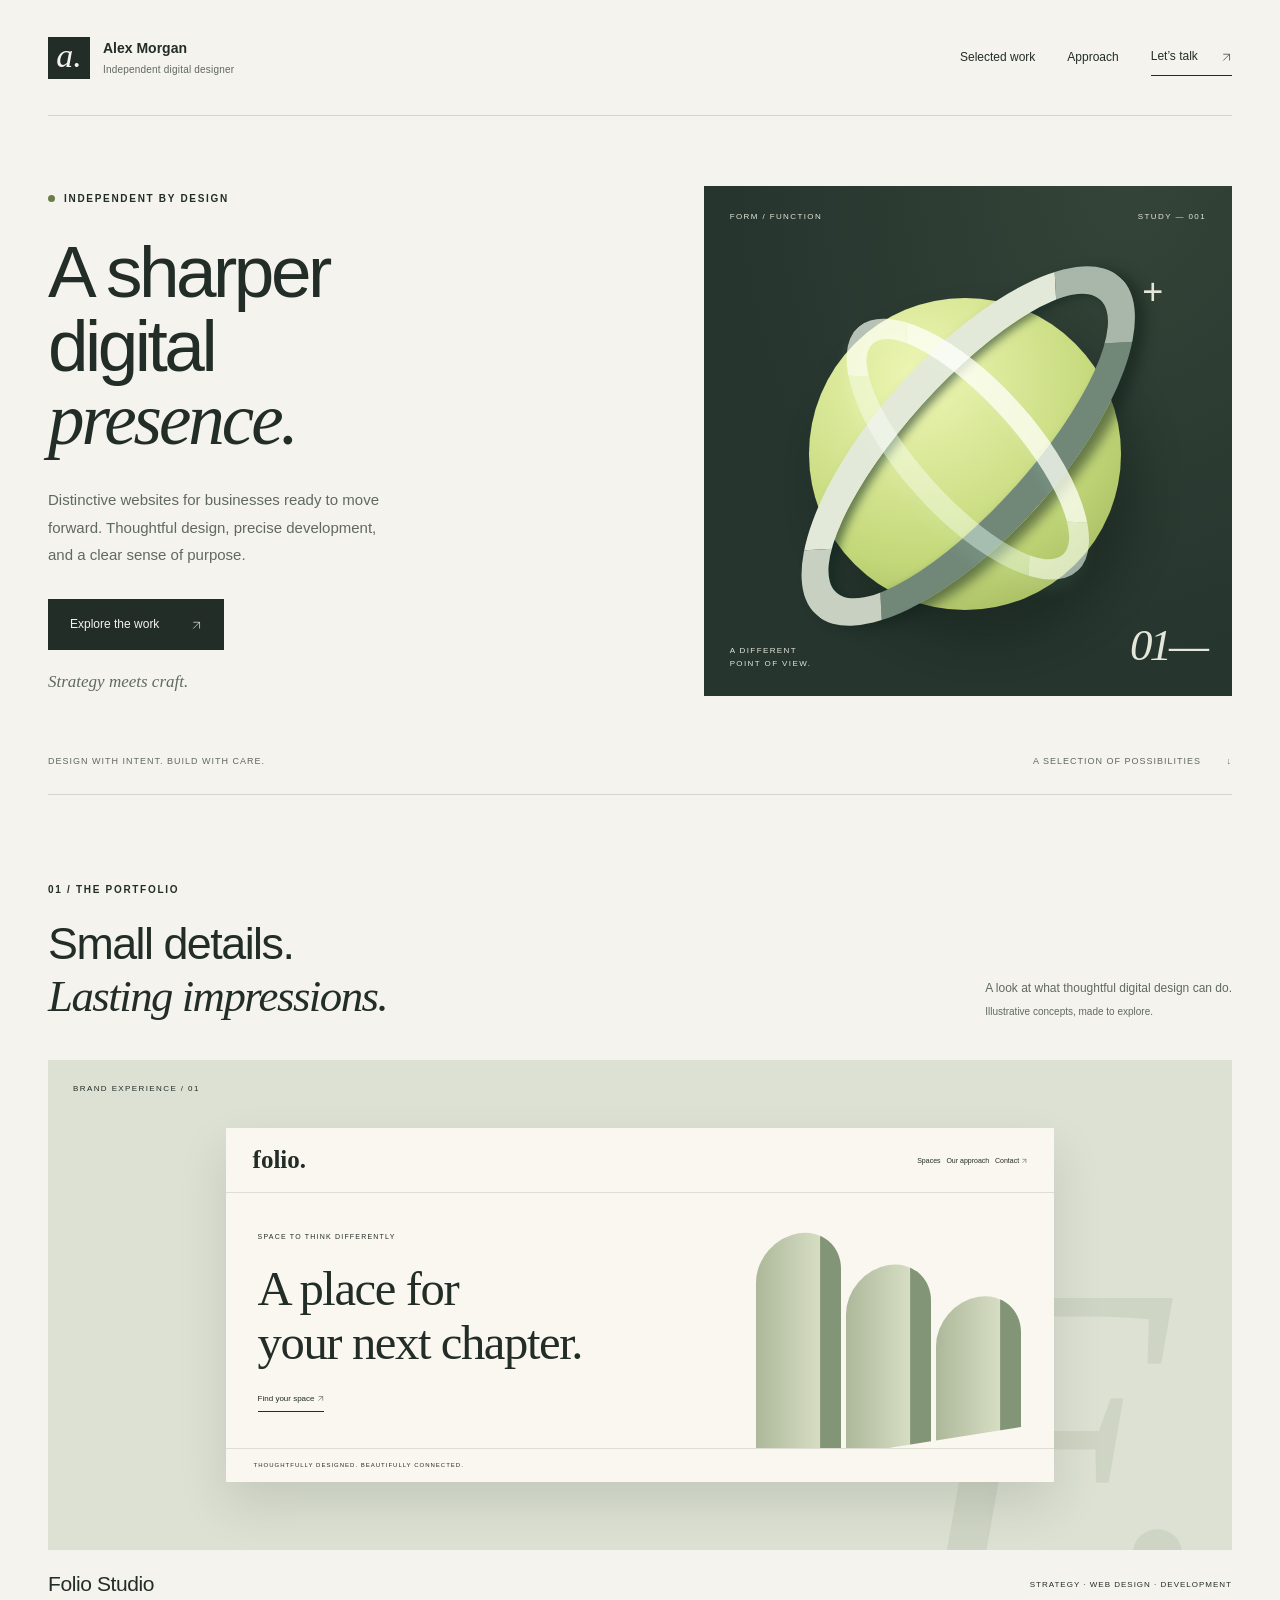
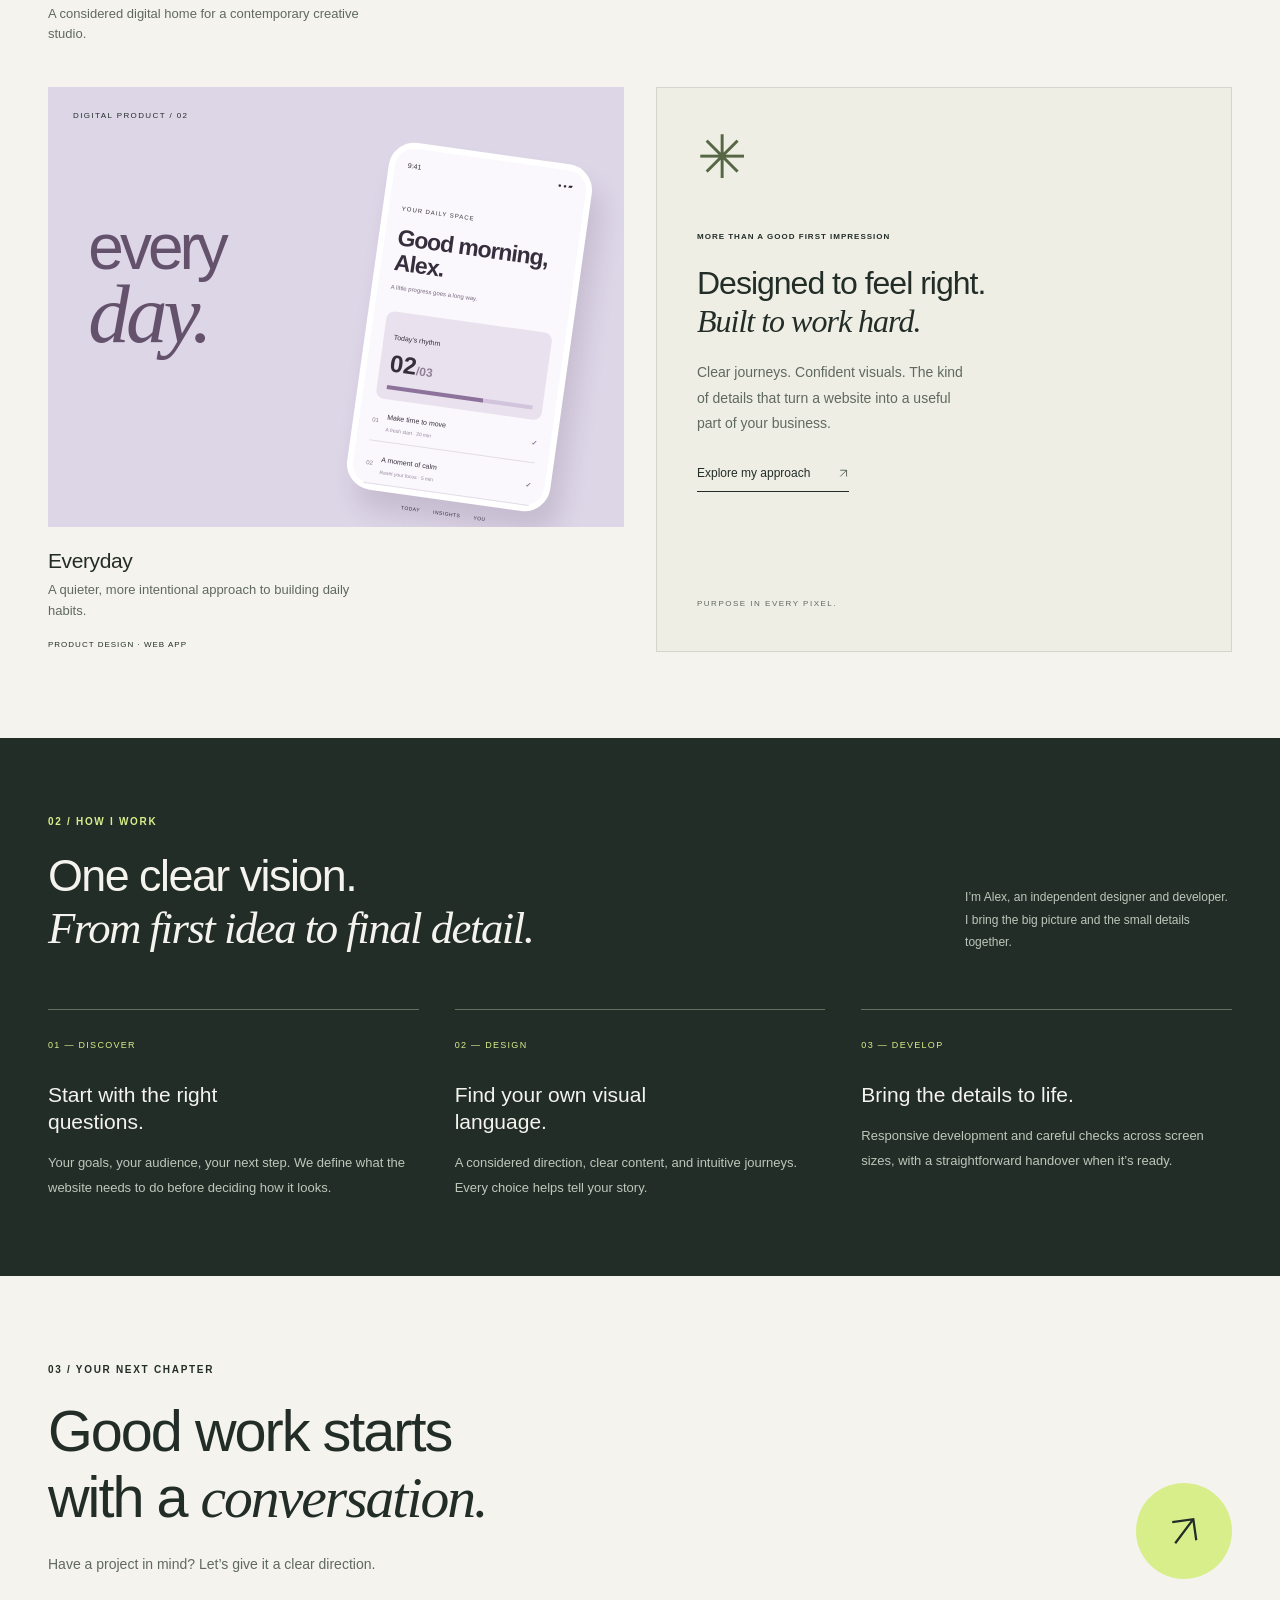
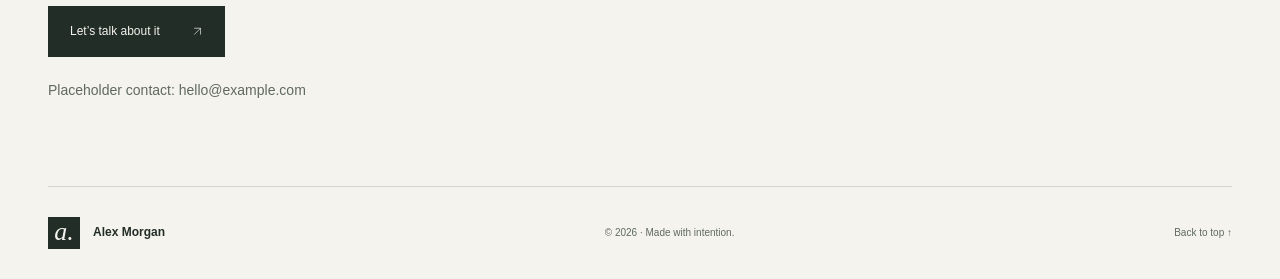
<file: index.html>
<!doctype html>
<html lang="en">
<head>
  <meta charset="utf-8">
  <meta name="viewport" content="width=device-width, initial-scale=1">
  <meta name="description" content="Alex Morgan — independent web design and development. Distinctive websites, built around your business.">
  <meta name="theme-color" content="#232d28">
  <title>Alex Morgan — Independent Digital Design</title>
  <link rel="stylesheet" href="style.css">
</head>
<body>
  <a class="skip-link" href="#main">Skip to content</a>
  <header class="container header">
    <a class="wordmark" href="#" aria-label="Alex Morgan home"><span class="brand-symbol" aria-hidden="true">a.</span><span>Alex Morgan<small>Independent digital designer</small></span></a>
    <nav aria-label="Main navigation"><a href="#work">Selected work</a><a href="#about">Approach</a><a class="nav-contact" href="#contact">Let’s talk <span aria-hidden="true"><svg class="arrow-icon" viewBox="0 0 24 24" fill="none" stroke="currentColor" stroke-width="1.5" aria-hidden="true"><path d="M5 19 19 5M5 5h14v14"/></svg></span></a></nav>
  </header>
  <main id="main">
    <section class="container hero">
      <div class="hero-copy"><p class="eyebrow"><span class="status-dot"></span> INDEPENDENT BY DESIGN</p><h1>A sharper<br>digital <em>presence.</em></h1><p class="intro">Distinctive websites for businesses ready to move forward. Thoughtful design, precise development, and a clear sense of purpose.</p><a class="button" href="#work">Explore the work <span aria-hidden="true"><svg class="arrow-icon" viewBox="0 0 24 24" fill="none" stroke="currentColor" stroke-width="1.5" aria-hidden="true"><path d="M5 19 19 5M5 5h14v14"/></svg></span></a><span class="hero-signature">Strategy meets craft.</span></div>
      <div class="hero-art" role="img" aria-label="Sculptural silver ribbon looping around a lime green disc, on a dark green background"><div class="art-top"><span>FORM / FUNCTION</span><span>STUDY — 001</span></div><div class="art-disc"></div><div class="ribbon ribbon-one"></div><div class="ribbon ribbon-two"></div><span class="art-cross" aria-hidden="true">+</span><div class="art-bottom"><span>A DIFFERENT<br>POINT OF VIEW.</span><span class="art-index">01—</span></div></div>
      <div class="hero-footer"><span>DESIGN WITH INTENT. BUILD WITH CARE.</span><a href="#work">A SELECTION OF POSSIBILITIES <span aria-hidden="true">↓</span></a></div>
    </section>
    <section class="container work" id="work">
      <div class="section-heading"><div><p class="eyebrow">01 / THE PORTFOLIO</p><h2>Small details.<br><em>Lasting impressions.</em></h2></div><p class="section-note">A look at what thoughtful digital design can do.<br><span>Illustrative concepts, made to explore.</span></p></div>
      <div class="projects">
        <article class="project project-wide"><div class="project-art folio-art"><div class="project-label">BRAND EXPERIENCE / 01</div><div class="folio-window" aria-hidden="true"><div class="folio-nav"><strong>folio.</strong><span>Spaces &nbsp; Our approach &nbsp; Contact <svg class="arrow-icon" viewBox="0 0 24 24" fill="none" stroke="currentColor" stroke-width="1.5" aria-hidden="true"><path d="M5 19 19 5M5 5h14v14"/></svg></span></div><div class="folio-body"><span class="micro">SPACE TO THINK DIFFERENTLY</span><strong>A place for<br>your next chapter.</strong><span class="folio-link">Find your space <svg class="arrow-icon" viewBox="0 0 24 24" fill="none" stroke="currentColor" stroke-width="1.5" aria-hidden="true"><path d="M5 19 19 5M5 5h14v14"/></svg></span><div class="building"><div></div><div></div><div></div></div></div><div class="folio-bottom">THOUGHTFULLY DESIGNED. BEAUTIFULLY CONNECTED.</div></div><span class="art-watermark" aria-hidden="true">F.</span></div><div class="project-details"><div><h3>Folio Studio</h3><p>A considered digital home for a contemporary creative studio.</p></div><span class="project-type">STRATEGY · WEB DESIGN · DEVELOPMENT</span></div></article>
        <article class="project"><div class="project-art everyday-art"><div class="project-label">DIGITAL PRODUCT / 02</div><div class="everyday-word" aria-hidden="true">every<br><em>day.</em></div><div class="phone" aria-hidden="true"><div class="phone-top">9:41 <span>● ● ▰</span></div><div class="phone-heading"><span>YOUR DAILY SPACE</span><strong>Good morning,<br>Alex.</strong><p>A little progress goes a long way.</p></div><div class="progress"><span>Today’s rhythm</span><strong>02<span>/03</span></strong><div class="progress-track"></div></div><div class="habit"><span>01</span><div>Make time to move<small>A fresh start · 20 min</small></div><b>✓</b></div><div class="habit"><span>02</span><div>A moment of calm<small>Reset your focus · 5 min</small></div><b>✓</b></div><div class="phone-footer">TODAY &nbsp; &nbsp; &nbsp; INSIGHTS &nbsp; &nbsp; &nbsp; YOU</div></div></div><div class="project-details"><div><h3>Everyday</h3><p>A quieter, more intentional approach to building daily habits.</p></div><span class="project-type">PRODUCT DESIGN · WEB APP</span></div></article>
        <aside class="project project-note"><span class="note-symbol" aria-hidden="true">✳</span><p class="eyebrow">MORE THAN A GOOD FIRST IMPRESSION</p><h3>Designed to feel right.<br><em>Built to work hard.</em></h3><p>Clear journeys. Confident visuals. The kind of details that turn a website into a useful part of your business.</p><a class="text-link" href="#about">Explore my approach <span aria-hidden="true"><svg class="arrow-icon" viewBox="0 0 24 24" fill="none" stroke="currentColor" stroke-width="1.5" aria-hidden="true"><path d="M5 19 19 5M5 5h14v14"/></svg></span></a><span class="note-bottom">PURPOSE IN EVERY PIXEL.</span></aside>
      </div>
    </section>
    <section class="approach" id="about"><div class="container"><div class="section-heading"><div><p class="eyebrow">02 / HOW I WORK</p><h2>One clear vision.<br><em>From first idea to final detail.</em></h2></div><p class="section-note">I’m Alex, an independent designer and developer.<br>I bring the big picture and the small details together.</p></div><div class="steps"><article><span>01 — DISCOVER</span><h3>Start with the right questions.</h3><p>Your goals, your audience, your next step. We define what the website needs to do before deciding how it looks.</p></article><article><span>02 — DESIGN</span><h3>Find your own visual language.</h3><p>A considered direction, clear content, and intuitive journeys. Every choice helps tell your story.</p></article><article><span>03 — DEVELOP</span><h3>Bring the details to life.</h3><p>Responsive development and careful checks across screen sizes, with a straightforward handover when it’s ready.</p></article></div></div></section>
    <section class="container contact" id="contact"><div><p class="eyebrow">03 / YOUR NEXT CHAPTER</p><h2>Good work starts<br>with a <em>conversation.</em></h2><p>Have a project in mind? Let’s give it a clear direction.</p><a class="button" href="mailto:hello@example.com">Let’s talk about it <span aria-hidden="true"><svg class="arrow-icon" viewBox="0 0 24 24" fill="none" stroke="currentColor" stroke-width="1.5" aria-hidden="true"><path d="M5 19 19 5M5 5h14v14"/></svg></span></a><p class="contact-note">Placeholder contact: hello@example.com</p></div><div class="contact-mark" aria-hidden="true"><svg class="arrow-icon" viewBox="0 0 24 24" fill="none" stroke="currentColor" stroke-width="1.5" aria-hidden="true"><path d="M5 19 19 5M5 5h14v14"/></svg></div></section>
  </main>
  <footer class="container footer"><a class="wordmark" href="#"><span class="brand-symbol" aria-hidden="true">a.</span><span>Alex Morgan</span></a><span>© 2026 · Made with intention.</span><a href="#main">Back to top ↑</a></footer>
</body>
</html>
</file>
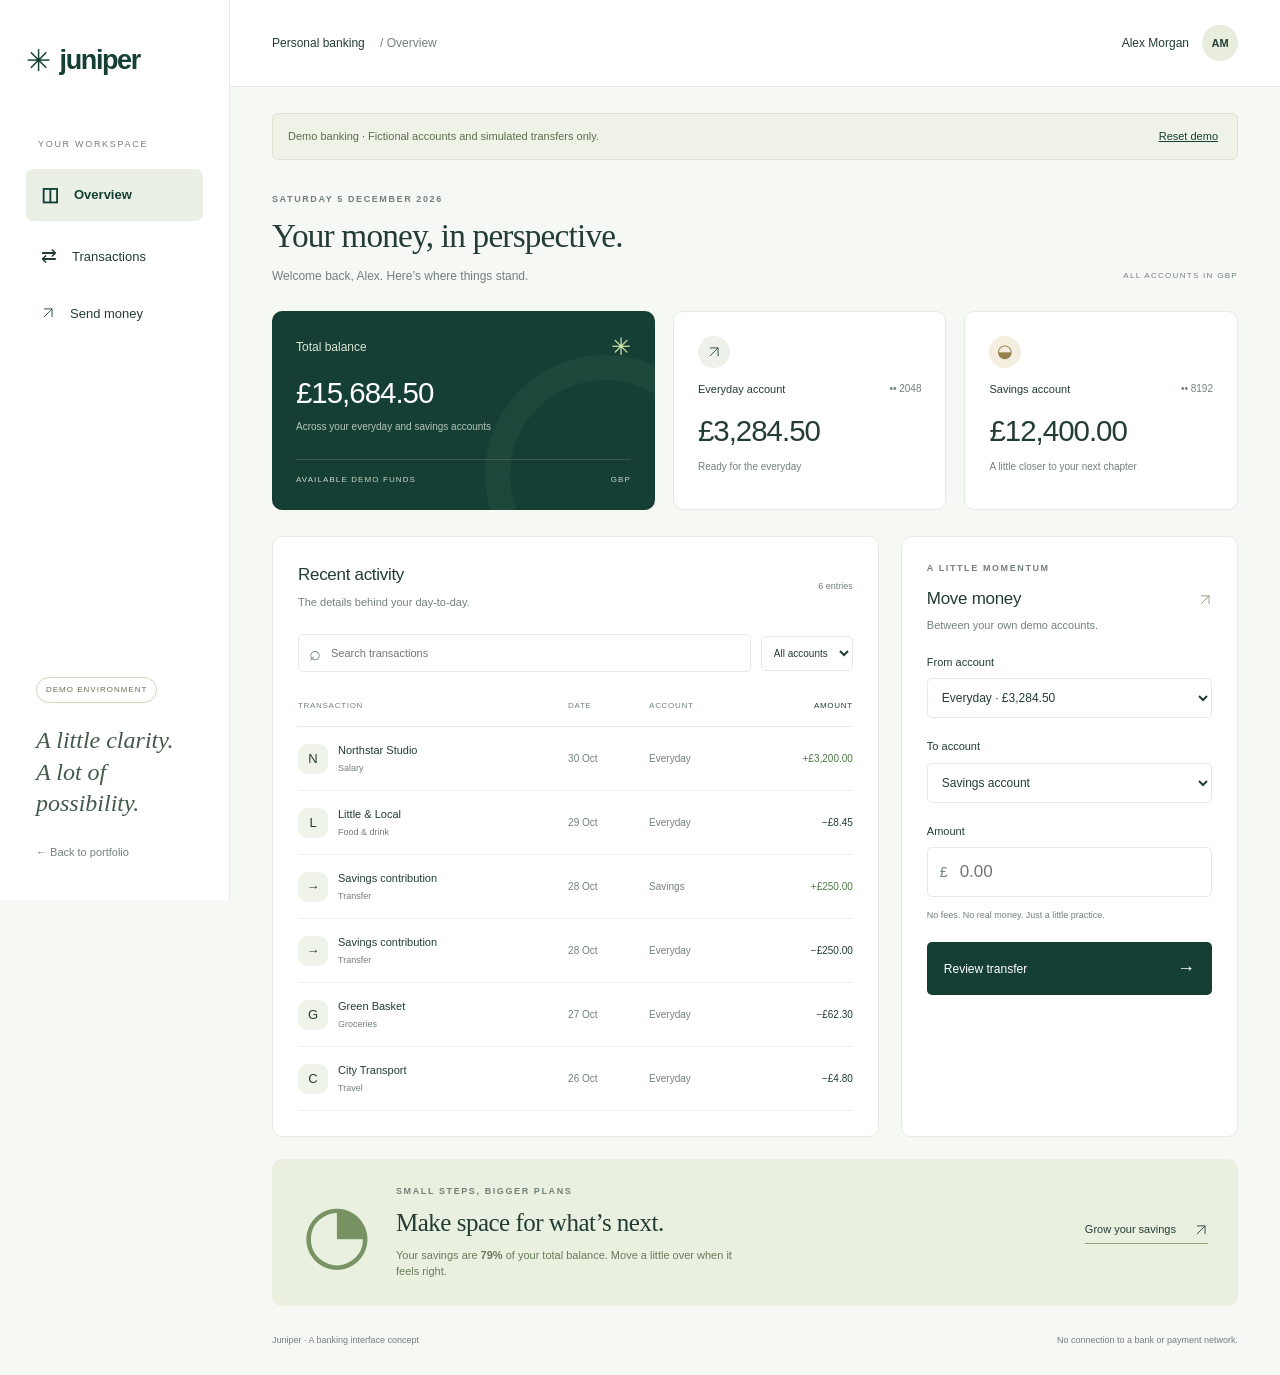
<file: banking/index.html>
<!doctype html>
<html lang="en"><head><meta charset="utf-8"><meta name="viewport" content="width=device-width,initial-scale=1"><meta name="theme-color" content="#153f35"><title>Juniper — Demo Banking</title><link rel="stylesheet" href="style.css"><script src="app.js" defer></script></head>
<body><a class="skip" href="#main">Skip to dashboard</a><aside class="sidebar"><a class="brand" href="#">✳ <span>juniper</span></a><span class="nav-label">YOUR WORKSPACE</span><nav aria-label="Main navigation"><a class="active" href="#main">◫ <span>Overview</span></a><a href="#activity">⇄ <span>Transactions</span></a><a href="#transfer"><svg class="arrow-icon" viewBox="0 0 24 24" fill="none" stroke="currentColor" stroke-width="1.5" aria-hidden="true"><path d="M5 19 19 5M5 5h14v14"/></svg> <span>Send money</span></a></nav><div class="sidebar-bottom"><div class="demo-pill">DEMO ENVIRONMENT</div><p>A little clarity.<br>A lot of possibility.</p><a href="../">← Back to portfolio</a></div></aside>
<div class="workspace"><header><div class="breadcrumb">Personal banking <span>/ Overview</span></div><div class="profile"><span>Alex Morgan</span><b aria-label="Alex Morgan profile">AM</b></div></header><main id="main"><div class="demo-banner"><span>Demo banking · Fictional accounts and simulated transfers only.</span><button id="reset" class="text-button">Reset demo</button></div><section class="greeting"><div><p class="eyebrow" id="today"></p><h1>Your money, in perspective.</h1><p>Welcome back, Alex. Here’s where things stand.</p></div><span class="currency-label">ALL ACCOUNTS IN GBP</span></section>
<section class="summary" aria-label="Account balances"><article class="balance-card"><div class="card-heading"><span>Total balance</span><span class="card-symbol" aria-hidden="true">✳</span></div><strong id="total-balance"></strong><span class="balance-note">Across your everyday and savings accounts</span><div class="balance-bottom"><span>AVAILABLE DEMO FUNDS</span><span>GBP</span></div></article><article class="account-card"><div class="account-icon"><svg class="arrow-icon" viewBox="0 0 24 24" fill="none" stroke="currentColor" stroke-width="1.5" aria-hidden="true"><path d="M5 19 19 5M5 5h14v14"/></svg></div><div class="account-name">Everyday account <span>•• 2048</span></div><strong id="checking-balance"></strong><span class="account-caption">Ready for the everyday</span></article><article class="account-card"><div class="account-icon savings">◒</div><div class="account-name">Savings account <span>•• 8192</span></div><strong id="savings-balance"></strong><span class="account-caption">A little closer to your next chapter</span></article></section>
<div class="dashboard-grid"><section class="panel activity" id="activity"><div class="panel-heading"><div><h2>Recent activity</h2><p>The details behind your day-to-day.</p></div><span class="subtle" id="transaction-count"></span></div><div class="filters"><label class="search"><span aria-hidden="true">⌕</span><input id="search" type="search" placeholder="Search transactions" aria-label="Search transactions"></label><label><span class="sr-only">Filter by account</span><select id="account-filter"><option value="all">All accounts</option><option value="checking">Everyday</option><option value="savings">Savings</option></select></label></div><div class="table-scroll"><table><thead><tr><th scope="col">TRANSACTION</th><th scope="col">DATE</th><th scope="col">ACCOUNT</th><th scope="col" class="amount">AMOUNT</th></tr></thead><tbody id="transactions"></tbody></table></div><p id="empty" hidden>No transactions match your search.</p></section>
<section class="panel transfer" id="transfer"><div class="panel-heading"><div><p class="eyebrow">A LITTLE MOMENTUM</p><h2>Move money</h2><p>Between your own demo accounts.</p></div><span class="transfer-symbol" aria-hidden="true"><svg class="arrow-icon" viewBox="0 0 24 24" fill="none" stroke="currentColor" stroke-width="1.5" aria-hidden="true"><path d="M5 19 19 5M5 5h14v14"/></svg></span></div><form id="transfer-form"><label for="from">From account</label><select id="from" required><option value="checking">Everyday account</option><option value="savings">Savings account</option></select><label for="to">To account</label><select id="to" required><option value="savings">Savings account</option><option value="checking">Everyday account</option></select><label for="amount">Amount</label><div class="amount-input"><span>£</span><input id="amount" type="number" min="0.01" step="0.01" inputmode="decimal" placeholder="0.00" required></div><p class="form-hint">No fees. No real money. Just a little practice.</p><button class="primary" type="submit">Review transfer <span aria-hidden="true">→</span></button><p id="form-status" role="status" aria-live="polite"></p></form></section>
<section class="insight"><span class="insight-art" aria-hidden="true">◔</span><div><p class="eyebrow">SMALL STEPS, BIGGER PLANS</p><h2>Make space for what’s next.</h2><p>Your savings are <strong id="savings-share"></strong> of your total balance. Move a little over when it feels right.</p></div><a href="#transfer">Grow your savings <span aria-hidden="true"><svg class="arrow-icon" viewBox="0 0 24 24" fill="none" stroke="currentColor" stroke-width="1.5" aria-hidden="true"><path d="M5 19 19 5M5 5h14v14"/></svg></span></a></section></div><footer><span>Juniper · A banking interface concept</span><span>No connection to a bank or payment network.</span></footer></main></div>
<dialog id="confirmation" aria-labelledby="confirm-title"><form method="dialog"><p class="eyebrow">CHECK THE DETAILS</p><h2 id="confirm-title">Ready to move it?</h2><p id="confirmation-details"></p><p class="dialog-note">This only moves fictional money in this browser.</p><div class="dialog-actions"><button value="cancel" class="secondary">Go back</button><button value="confirm" class="primary">Confirm transfer</button></div></form></dialog>
</body></html>
</file>
<file: style.css>
:root{--paper:#f4f3ed;--ink:#232d28;--muted:#60695f;--line:#d3d6cb;--accent:#d8ee8b;--serif:Georgia,'Times New Roman',serif;--sans:Arial,Helvetica,sans-serif}*{box-sizing:border-box}html{scroll-behavior:smooth;scroll-padding-top:30px}body{margin:0;background:var(--paper);color:var(--ink);font:16px/1.6 var(--sans);-webkit-font-smoothing:antialiased}a{color:inherit;text-decoration:none}a:focus-visible{outline:3px solid #819740;outline-offset:6px}a:hover{text-decoration-color:currentColor}::selection{background:var(--accent);color:var(--ink)}h1,h2,h3,p{margin:0}h1,h2,h3{line-height:1.1;font-weight:400}em{font-family:var(--serif);font-weight:400}button,a{-webkit-tap-highlight-color:transparent}.container{width:min(1200px,calc(100% - 96px));margin-inline:auto}.header{display:flex;align-items:center;justify-content:space-between;gap:24px;min-height:116px;border-bottom:1px solid var(--line)}.wordmark{display:inline-flex;align-items:center;gap:13px;font-size:14px;font-weight:600;line-height:1.3}.brand-symbol{display:grid;place-items:center;background:var(--ink);color:var(--paper);height:42px;width:42px;font:italic 34px var(--serif);padding-bottom:6px}.wordmark small{display:block;color:var(--muted);font-size:10px;letter-spacing:.2px;font-weight:400;margin-top:5px}nav{display:flex;align-items:center;gap:32px;font-size:12px}nav a{white-space:nowrap}.nav-contact{border-bottom:1px solid var(--ink);padding:8px 0}.nav-contact span{margin-left:20px}.hero{display:grid;grid-template-columns:minmax(0,1.15fr) minmax(0,1fr);gap:48px;padding-top:70px;align-items:center}.eyebrow{font-size:10px;font-weight:600;letter-spacing:1.7px;line-height:1.7;display:flex;align-items:center;gap:9px}.status-dot{width:7px;height:7px;border-radius:50%;background:#6a7d4b;flex-shrink:0}h1{font-size:clamp(48px,5.7vw,80px);letter-spacing:-3.5px;margin-block:28px;line-height:1.02}h1 em{display:block;letter-spacing:-3px}.intro{color:var(--muted);font-size:15px;line-height:1.85;max-width:42ch}.button{display:inline-flex;align-items:center;justify-content:space-between;gap:32px;background:var(--ink);color:var(--paper);padding:16px 22px;font-size:12px;margin-top:30px;transition:background .2s,transform .2s}.button span{font:inherit}.button:hover{background:#3e5144;transform:translateY(-2px)}.hero-signature{display:block;font:italic 17px var(--serif);color:var(--muted);margin-top:22px}.hero-art{position:relative;min-height:510px;background:#26352e;overflow:hidden;color:#e4e6d9;background-image:radial-gradient(ellipse at 80% 0%,#52624b55,transparent 65%)}.art-top,.art-bottom{position:absolute;left:26px;right:26px;display:flex;justify-content:space-between;font-size:8px;letter-spacing:1.4px;z-index:3}.art-top{top:25px}.art-bottom{bottom:25px;align-items:end;line-height:1.7}.art-index{font:italic 45px var(--serif);letter-spacing:-3px}.art-disc{position:absolute;width:59%;aspect-ratio:1;border-radius:50%;background:radial-gradient(circle at 35% 25%,#eef6b4,#c3d879 60%,#96a955);top:22%;left:20%;box-shadow:18px 30px 40px #111d1766}.ribbon{position:absolute;width:86%;height:36%;border:30px solid #a9b7aa;border-radius:50%;top:33%;left:7%;transform:rotate(-48deg);box-shadow:inset 3px 6px 9px #0d251f88,5px 10px 12px #10221b88;border-top-color:#e3e9d8;border-left-color:#c7d0c1;border-bottom-color:#718879}.ribbon-two{width:62%;height:27%;left:19%;top:38%;transform:rotate(48deg);border-width:22px;mix-blend-mode:screen;opacity:.85}.art-cross{position:absolute;top:15%;right:13%;font-weight:200;font-size:36px}.hero-footer{grid-column:1/-1;display:flex;justify-content:space-between;gap:20px;flex-wrap:wrap;border-bottom:1px solid var(--line);padding:0 0 26px;font-size:9px;letter-spacing:1px;color:var(--muted);margin-top:10px}.hero-footer a span{margin-left:22px}.work{padding-block:86px}.section-heading{display:flex;justify-content:space-between;align-items:end;gap:32px;margin-bottom:38px}h2{font-size:clamp(32px,3.5vw,48px);letter-spacing:-1.5px;line-height:1.15;margin-top:20px;text-wrap:balance}.section-note{color:var(--muted);font-size:12px;line-height:1.9;max-width:40ch}.section-note span{font-size:10px}.projects{display:grid;grid-template-columns:1fr 1fr;gap:42px 32px}.project{min-width:0}.project-wide{grid-column:1/-1}.project-art{position:relative;overflow:hidden}.folio-art{height:490px;background:#dce1d3;display:grid;place-items:center}.project-label{position:absolute;top:23px;left:25px;font-size:8px;letter-spacing:1.4px;z-index:2}.folio-window{position:relative;width:70%;background:#f9f7ef;box-shadow:0 22px 45px #28352422;z-index:1}.folio-nav{display:flex;justify-content:space-between;align-items:center;padding:18px 27px;border-bottom:1px solid #dedfd2}.folio-nav strong{font:700 25px var(--serif)}.folio-nav>span{font-size:7px}.folio-body{position:relative;padding:28px 32px 36px;min-height:250px;overflow:hidden}.micro{font-size:7px;letter-spacing:1.2px}.folio-body>strong{position:relative;z-index:2;display:block;font:400 clamp(26px,3.8vw,49px)/1.1 var(--serif);letter-spacing:-1.4px;margin-top:16px;max-width:65%}.folio-link{display:inline-block;border-bottom:1px solid var(--ink);font-size:8px;padding-bottom:5px;margin-top:23px;position:relative;z-index:2}.building{position:absolute;right:4%;bottom:0;width:32%;height:90%;display:flex;gap:5px;align-items:end;transform:skewY(-9deg)}.building div{height:100%;flex:1;background:linear-gradient(90deg,#adb89a,#d6ddc3 75%,#829576 76%);border-radius:65px 65px 0 0}.building div:nth-child(2){height:80%}.building div:nth-child(3){height:60%}.folio-bottom{font-size:6px;letter-spacing:1px;padding:12px 28px;border-top:1px solid #dedfd2}.art-watermark{position:absolute;right:1%;bottom:-25%;font:italic 420px var(--serif);color:#bbc4ae66}.project-details{display:flex;align-items:start;justify-content:space-between;gap:24px;margin-top:22px}.project-details h3{font-size:21px;letter-spacing:-.4px}.project-details p{font-size:13px;color:var(--muted);margin-top:8px;max-width:44ch}.project-type{font-size:8px;letter-spacing:1px;padding-top:6px;line-height:1.8}.everyday-art{height:440px;background:#ddd6e7}.everyday-word{position:absolute;left:7%;top:30%;font-size:clamp(40px,5vw,68px);letter-spacing:-4px;line-height:.9;color:#64516c}.everyday-word em{font-size:1.3em}.phone{position:absolute;width:205px;top:65px;right:9%;height:350px;border:6px solid #fff;border-radius:26px;background:#faf8fc;box-shadow:12px 20px 24px #48305326;transform:rotate(8deg);padding:12px 13px;color:#362e3d}.phone-top{display:flex;justify-content:space-between;font-size:7px;margin-bottom:22px}.phone-top span{font-size:6px}.phone-heading>span{font-size:6px;letter-spacing:1px}.phone-heading strong{display:block;font-size:23px;letter-spacing:-1px;line-height:1.1;margin-top:7px}.phone-heading p{font-size:6px;margin-top:8px;color:#786980}.progress{margin-top:18px;background:#e9e2ee;padding:10px;border-radius:8px}.progress>span{font-size:7px}.progress strong{display:block;font-size:24px;line-height:1.3}.progress strong span{font-size:12px;color:#918198}.progress-track{height:4px;background:linear-gradient(90deg,#8d739c 66%,#d2c4dc 66%);margin-top:7px}.habit{display:flex;gap:8px;align-items:center;padding:12px 0 8px;border-bottom:1px solid #e3dce8;font-size:7px}.habit>span{font-size:6px;color:#8a7c94}.habit div{flex:1}.habit small{display:block;font-size:5px;color:#93839c;margin-top:3px}.habit b{color:#8d739c}.phone-footer{font-size:5px;text-align:center;margin-top:15px;letter-spacing:.5px}.project:not(.project-wide) .project-details{flex-direction:column;gap:10px}.project-note{border:1px solid var(--line);padding:40px;display:flex;flex-direction:column;align-items:start;background:#eeeee4;min-height:440px}.note-symbol{font-size:60px;line-height:1;color:#576745;margin-bottom:42px}.project-note .eyebrow{font-size:8px;letter-spacing:1px}.project-note h3{font-size:32px;letter-spacing:-1px;line-height:1.2;margin-top:20px}.project-note>p:not(.eyebrow){font-size:14px;line-height:1.8;color:var(--muted);max-width:35ch;margin-top:20px}.text-link{font-size:12px;border-bottom:1px solid var(--ink);padding-bottom:8px;margin-top:28px}.text-link span{margin-left:24px}.note-bottom{font-size:8px;letter-spacing:1.5px;margin-top:auto;padding-top:40px;color:var(--muted)}.approach{background:var(--ink);color:var(--paper);padding-block:75px}.approach .eyebrow{color:var(--accent)}.approach .section-note{color:#bdc7ba}.approach h2{max-width:24ch}.steps{display:grid;grid-template-columns:repeat(3,minmax(0,1fr));gap:36px;margin-top:55px}.steps article{border-top:1px solid #64715f;padding-top:20px}.steps article>span{font-size:9px;letter-spacing:1.3px;color:var(--accent)}.steps h3{font-size:21px;line-height:1.3;max-width:21ch;margin-top:25px}.steps p{color:#bdc7ba;font-size:13px;line-height:1.9;margin-top:16px}.contact{display:flex;align-items:center;justify-content:space-between;gap:40px;padding-block:85px}.contact h2{font-size:clamp(36px,4.5vw,62px);max-width:22ch;letter-spacing:-2px}.contact>div>p:not(.eyebrow){color:var(--muted);font-size:14px;margin-top:22px}.contact>div>.contact-note{font-size:10px;margin-top:16px;overflow-wrap:anywhere}.contact-mark{display:grid;place-items:center;background:var(--accent);width:180px;aspect-ratio:1;flex-shrink:0;border-radius:50%;font-size:120px;line-height:1;transform:rotate(-8deg)}.footer{border-top:1px solid var(--line);padding-block:30px;display:flex;align-items:center;justify-content:space-between;gap:24px;flex-wrap:wrap;font-size:10px;color:var(--muted)}.footer .wordmark{color:var(--ink);font-size:12px}.footer .brand-symbol{width:32px;height:32px;font-size:26px}.skip-link{position:absolute;left:12px;top:-100px;padding:12px;background:var(--paper);z-index:10}.skip-link:focus{top:12px}@media(min-width:1500px){.hero{padding-top:90px}h1{font-size:84px}}@media(max-width:1000px){.container{width:calc(100% - 64px)}.hero{gap:30px}.hero-art{min-height:440px}h1{font-size:clamp(44px,6vw,64px);letter-spacing:-2px}.hero-signature{font-size:15px}.folio-window{width:80%}.folio-art{height:430px}.project-details{flex-direction:column;gap:8px}.everyday-word{font-size:50px;left:5%}.phone{right:5%;width:180px}.project-note{padding:28px}.project-note h3{font-size:28px}.steps{gap:25px}.contact-mark{width:145px;font-size:95px}}@media(max-width:760px){.container{width:calc(100% - 40px)}.header{min-height:94px;flex-wrap:wrap;padding-block:18px;gap:18px}.wordmark small{font-size:9px}nav{gap:20px;font-size:11px}.hero{grid-template-columns:minmax(0,1fr);padding-top:42px;gap:32px}h1{font-size:clamp(48px,9vw,72px);margin-block:22px}.intro{max-width:48ch}.hero-signature{display:inline-block;margin-left:22px}.hero-art{min-height:440px}.art-disc{width:52%;left:24%;top:15%}.ribbon{width:70%;left:15%;height:43%;top:26%}.ribbon-two{width:55%;left:23%;height:30%;top:33%}.hero-footer{font-size:8px;margin-top:0}.section-heading{align-items:start;flex-direction:column;gap:20px;margin-bottom:28px}.work{padding-block:55px}h2{font-size:36px}.section-note br{display:none}.projects{grid-template-columns:minmax(0,1fr);gap:36px}.project-wide{grid-column:auto}.folio-art{height:350px}.folio-window{width:86%}.folio-body{padding:22px;min-height:200px}.folio-body>strong{font-size:34px}.folio-nav{padding:12px 20px}.folio-nav strong{font-size:22px}.folio-nav>span{font-size:6px}.folio-bottom{font-size:5px;padding:10px 20px}.project-label{top:15px;left:18px;font-size:7px}.art-watermark{font-size:300px}.everyday-art{height:400px}.phone{width:205px;right:12%;top:35px}.everyday-word{left:10%;font-size:65px}.project-note{min-height:0;padding:32px}.note-symbol{margin-bottom:25px}.project-note h3{font-size:34px}.note-bottom{padding-top:35px}.steps{grid-template-columns:minmax(0,1fr);gap:30px;margin-top:35px}.steps h3{max-width:none;margin-top:14px}.steps p{max-width:55ch}.approach{padding-block:55px}.contact{padding-block:55px;gap:20px}.contact h2{font-size:40px;letter-spacing:-1.4px}.contact-mark{width:100px;font-size:65px}.contact>div>p:not(.eyebrow){font-size:13px}.footer{font-size:9px}}@media(max-width:440px){.header{align-items:start}.wordmark small{display:none}.brand-symbol{width:34px;height:34px;font-size:28px}.wordmark{gap:8px;font-size:12px}nav{gap:15px;flex-wrap:wrap}nav a{font-size:10px}.header nav{width:100%;justify-content:space-between}.nav-contact{padding:0 0 3px}.hero-signature{display:block;margin:18px 0 0}.hero-art{min-height:340px}.art-top,.art-bottom{left:20px;right:20px;font-size:7px}.ribbon{border-width:23px}.ribbon-two{border-width:17px}.art-index{font-size:35px}.hero-footer{letter-spacing:.6px;gap:12px}.hero-footer a span{margin-left:12px}.eyebrow{font-size:9px;letter-spacing:1.3px}h2{font-size:31px;letter-spacing:-1px}.folio-art{height:300px}.folio-body{min-height:170px;padding:16px}.folio-body>strong{font-size:27px;letter-spacing:-.7px}.micro{font-size:5px}.folio-link{font-size:6px;margin-top:16px}.folio-nav>span{font-size:5px}.folio-bottom{letter-spacing:.5px}.everyday-word{font-size:49px;left:6%}.phone{right:6%;width:185px}.project-note h3{font-size:29px}.contact-mark{display:none}.contact h2{font-size:38px}.footer{gap:20px}.footer>.wordmark{width:100%}}@media(prefers-reduced-motion:reduce){html{scroll-behavior:auto}.button{transition:none}}

.arrow-icon{display:inline-block;width:.9em;height:.9em;vertical-align:middle;flex-shrink:0}.contact-mark{width:96px}.contact-mark .arrow-icon{width:38%;height:38%}
</file>
<file: banking/style.css>
:root{--ink:#233d35;--muted:#73817a;--line:#e5eae4;--green:#153f35;--lime:#d5e9ad;--paper:#f6f8f4}*{box-sizing:border-box}html{scroll-behavior:smooth;scroll-padding-top:24px}body{margin:0;font:14px/1.5 Arial,Helvetica,sans-serif;color:var(--ink);background:var(--paper)}a{color:inherit;text-decoration:none}button,input,select{font:inherit}button,a,input,select{touch-action:manipulation}button{cursor:pointer}button:disabled{opacity:.5;cursor:wait}button:focus-visible,a:focus-visible,input:focus-visible,select:focus-visible{outline:3px solid #88a966;outline-offset:3px}.sidebar{position:fixed;inset:0 auto 0 0;width:230px;background:#fff;border-right:1px solid var(--line);padding:38px 26px;display:flex;flex-direction:column}.brand{font-size:30px;color:var(--green);display:flex;align-items:center;gap:10px;letter-spacing:-1.4px}.brand>span{font-size:27px;font-weight:600}.nav-label{font-size:9px;letter-spacing:1.7px;color:var(--muted);margin:55px 12px 17px}nav{display:grid;gap:9px}nav a{padding:12px 15px;font-size:19px;display:flex;gap:15px;align-items:center;border-radius:7px}nav a span{font-size:13px}nav a:hover{background:var(--paper)}nav .active{background:#eaf0e5;color:var(--green);font-weight:600}.sidebar-bottom{margin-top:auto;padding:20px 10px 0}.demo-pill{font-size:8px;letter-spacing:1px;color:#62754d;border:1px solid #cbd8bb;border-radius:20px;padding:6px 9px;display:inline-block}.sidebar-bottom p{font:italic 24px/1.3 Georgia,serif;margin:22px 0;color:#435a4b}.sidebar-bottom a{font-size:11px;color:var(--muted)}.workspace{margin-left:230px}header{height:87px;border-bottom:1px solid var(--line);display:flex;align-items:center;justify-content:space-between;padding-inline:42px;background:#fff}.breadcrumb{font-size:12px}.breadcrumb span{color:var(--muted);margin-left:12px}.profile{display:flex;align-items:center;gap:13px;font-size:12px}.profile b{background:#e9edde;width:36px;height:36px;border-radius:50%;display:grid;place-items:center;font-size:11px}main{max-width:1450px;padding:26px 42px 0;margin:auto}.demo-banner{display:flex;justify-content:space-between;align-items:center;gap:15px;padding:10px 15px;border:1px solid #dce4d0;background:#eff3e7;border-radius:6px;color:#5b6d4e;font-size:11px}.text-button{border:0;background:none;color:var(--green);text-decoration:underline;font-size:11px;white-space:nowrap;padding:4px}.greeting{display:flex;justify-content:space-between;gap:20px;align-items:end;margin:33px 0 26px}.eyebrow{font-size:9px;letter-spacing:1.6px;font-weight:600;margin:0 0 10px;color:var(--muted)}h1{font:400 clamp(26px,2.6vw,38px)/1.2 Georgia,serif;letter-spacing:-.8px;margin:0 0 11px}.greeting p:not(.eyebrow){font-size:12px;color:var(--muted);margin:0}.currency-label{font-size:8px;letter-spacing:1.3px;color:var(--muted);white-space:nowrap;padding-bottom:3px}.summary{display:grid;grid-template-columns:1.4fr 1fr 1fr;gap:18px}.balance-card,.account-card{border-radius:10px;padding:24px;min-width:0}.balance-card{background:var(--green);color:#fff;position:relative;overflow:hidden}.balance-card:after{content:'';position:absolute;width:190px;height:190px;border:25px solid #d5e9ad0c;border-radius:50%;right:-70px;bottom:-85px;pointer-events:none}.card-heading{display:flex;justify-content:space-between;align-items:center;font-size:12px;color:#dbe7d5}.card-symbol{color:var(--lime);font-size:24px;line-height:1}.summary strong{font-size:clamp(23px,2.3vw,34px);font-weight:500;letter-spacing:-1px;display:block;margin-top:16px;line-height:1.2;font-variant-numeric:tabular-nums}.balance-note{display:block;font-size:10px;color:#b3c5b8;margin-top:9px}.balance-bottom{display:flex;justify-content:space-between;border-top:1px solid #ffffff24;margin-top:25px;padding-top:14px;color:#c9d8c7;font-size:8px;letter-spacing:1.1px}.account-card{background:white;border:1px solid var(--line)}.account-icon{display:grid;place-items:center;width:32px;height:32px;border-radius:50%;background:#eef1e9;font-size:18px;margin-bottom:13px}.savings{background:#f3eedf;color:#94824d}.account-name{font-size:11px;display:flex;justify-content:space-between;gap:8px;flex-wrap:wrap}.account-name span{color:var(--muted);font-size:10px}.account-caption{font-size:10px;color:var(--muted);display:block;margin-top:10px}.dashboard-grid{display:grid;grid-template-columns:minmax(0,1.8fr) minmax(280px,1fr);gap:22px;margin-top:26px}.panel{background:white;border:1px solid var(--line);border-radius:10px;min-width:0;padding:25px}.panel-heading{display:flex;align-items:center;justify-content:space-between;gap:15px}h2{font-size:17px;font-weight:500;letter-spacing:-.3px;margin:0}.panel-heading p:not(.eyebrow){color:var(--muted);font-size:11px;margin:6px 0 0}.subtle{font-size:9px;color:var(--muted);white-space:nowrap}.filters{display:flex;gap:10px;margin:24px 0 14px;align-items:center}.search{display:flex;align-items:center;gap:8px;border:1px solid var(--line);border-radius:5px;padding:8px 10px;flex:1;min-width:0}.search>span{font-size:20px;line-height:1;color:var(--muted)}.search input{border:0;min-width:0;width:100%;outline-offset:5px;font-size:11px;background:transparent}select{width:100%;border:1px solid var(--line);padding:11px 10px;border-radius:5px;background:#fff;color:var(--ink);font-size:12px}.filters select{font-size:10px;padding:10px 8px}.table-scroll{overflow-x:auto}table{border-collapse:collapse;width:100%;text-align:left;white-space:nowrap}th{font-weight:400;font-size:8px;color:var(--muted);letter-spacing:.7px;padding:14px 8px;border-bottom:1px solid var(--line)}td{padding:15px 8px;border-bottom:1px solid #edf0eb;font-size:10px;color:var(--muted)}th:first-child,td:first-child{padding-left:0}th:last-child,td:last-child{padding-right:0}.transaction-name{display:flex;align-items:center;gap:10px;color:var(--ink);font-size:11px}.transaction-icon{width:30px;height:30px;border-radius:9px;display:grid;place-items:center;background:#f0f3ea;flex-shrink:0;font-size:13px}.transaction-name small{display:block;font-size:9px;color:var(--muted);margin-top:3px}.amount{text-align:right;font-variant-numeric:tabular-nums;color:var(--ink)}.credit{color:#51794a}.transfer-symbol{font-size:24px;color:#80986b}form>label{display:block;font-size:11px;margin:20px 0 8px}.amount-input{border:1px solid var(--line);border-radius:5px;padding:10px 12px;display:flex;align-items:center;gap:10px}.amount-input span{color:var(--muted)}.amount-input input{border:0;min-width:0;width:100%;font-size:17px;background:none;color:var(--ink)}.form-hint{font-size:9px;color:var(--muted);margin:12px 0 20px}.primary{display:flex;align-items:center;justify-content:space-between;gap:20px;border:0;background:var(--green);color:#fff;padding:13px 17px;border-radius:5px;font-size:12px;width:100%}.primary:hover{background:#285b4b}.primary span{font-size:18px}#form-status{font-size:11px;line-height:1.6;margin-bottom:0}#form-status:empty{display:none}.error{color:#a33d32}.success{color:#37683c}#empty{color:var(--muted);font-size:12px;text-align:center;padding:30px}.insight{grid-column:1/-1;border-radius:10px;background:#eaf0df;display:flex;align-items:center;gap:24px;padding:26px 30px}.insight-art{font:80px/1 Georgia,serif;color:#789264}.insight h2{font:25px Georgia,serif;letter-spacing:-.5px}.insight p:not(.eyebrow){font-size:11px;color:#687b5b;margin:10px 0 0;max-width:58ch}.insight a{font-size:11px;margin-left:auto;white-space:nowrap;border-bottom:1px solid #91a27d;padding-bottom:6px}.insight a span{margin-left:15px}footer{display:flex;justify-content:space-between;gap:15px;padding:28px 0;font-size:9px;color:var(--muted)}dialog{border:1px solid var(--line);border-radius:12px;width:min(440px,calc(100% - 32px));padding:30px;color:var(--ink)}dialog::backdrop{background:#142c2566;backdrop-filter:blur(3px)}dialog h2{font:28px Georgia,serif}#confirmation-details{font-size:16px;line-height:1.8}.dialog-note{color:var(--muted);font-size:12px}.dialog-actions{display:flex;gap:12px;margin-top:25px}.dialog-actions .primary{width:auto;flex:1;justify-content:center}.secondary{background:white;border:1px solid var(--line);padding:12px 17px;border-radius:5px;color:var(--ink)}.skip{position:absolute;top:-100px;left:12px;background:white;z-index:10;padding:12px}.skip:focus{top:12px}.sr-only{position:absolute;width:1px;height:1px;overflow:hidden;clip-path:inset(50%)}@media(min-width:1550px){main{padding-top:35px}.greeting{margin-block:42px}.summary{gap:24px}.balance-card,.account-card{padding:30px}.dashboard-grid{margin-top:32px;gap:26px}}@media(max-width:1200px){.sidebar{width:190px;padding:32px 18px}.workspace{margin-left:190px}header{padding-inline:28px}main{padding-inline:28px}.summary{gap:12px}.balance-card,.account-card{padding:18px}.dashboard-grid{grid-template-columns:minmax(0,1fr)}.transfer form{display:grid;grid-template-columns:1fr 1fr;gap:10px 20px}.transfer form>label{margin:12px 0 0}.transfer form>label[for=from]{grid-column:1;grid-row:1}.transfer #from{grid-column:1;grid-row:2}.transfer form>label[for=to]{grid-column:2;grid-row:1}.transfer #to{grid-column:2;grid-row:2}.transfer form>label[for=amount]{grid-column:1/-1}.transfer .amount-input,.transfer .form-hint,.transfer .primary,.transfer #form-status{grid-column:1/-1}.transfer .form-hint{margin:0 0 7px}.currency-label{display:none}.insight{padding:24px}.insight-art{font-size:65px}}@media(max-width:760px){.sidebar{position:static;width:auto;padding:18px 20px;display:block;border-right:0;border-bottom:1px solid var(--line)}.brand{font-size:26px}.brand>span{font-size:24px}.nav-label,.sidebar-bottom{display:none}nav{display:flex;gap:8px;margin-top:18px}nav a{padding:8px 10px;font-size:16px;gap:8px}nav a span{font-size:11px}.workspace{margin:0}header{height:64px;padding-inline:20px}.profile>span{display:none}main{padding:20px 20px 0}.greeting{margin-block:27px}.summary{grid-template-columns:1fr 1fr}.balance-card{grid-column:1/-1}.summary strong{font-size:28px}.balance-bottom{margin-top:20px}.dashboard-grid{gap:18px}.panel{padding:20px}.insight{flex-wrap:wrap;gap:15px}.insight-art{display:none}.insight a{margin:5px 0 0}.insight h2{font-size:24px}footer{flex-wrap:wrap;gap:6px}.demo-banner{align-items:start;font-size:10px}.breadcrumb{font-size:11px}.breadcrumb span{margin-left:6px}}@media(max-width:380px){main{padding-inline:14px}.sidebar,header{padding-inline:14px}.account-card{padding:14px}.summary strong{font-size:24px}.panel{padding:16px}.filters{flex-wrap:wrap}.search{flex-basis:100%}nav a{padding:8px}.panel-heading{gap:8px}.subtle{font-size:8px}.greeting h1{font-size:28px}.transaction-name{gap:7px}.transaction-icon{width:25px;height:25px}}@media(prefers-reduced-motion:reduce){html{scroll-behavior:auto}}

.arrow-icon{width:14px;height:14px;display:inline-block;vertical-align:middle;flex-shrink:0}
</file>
